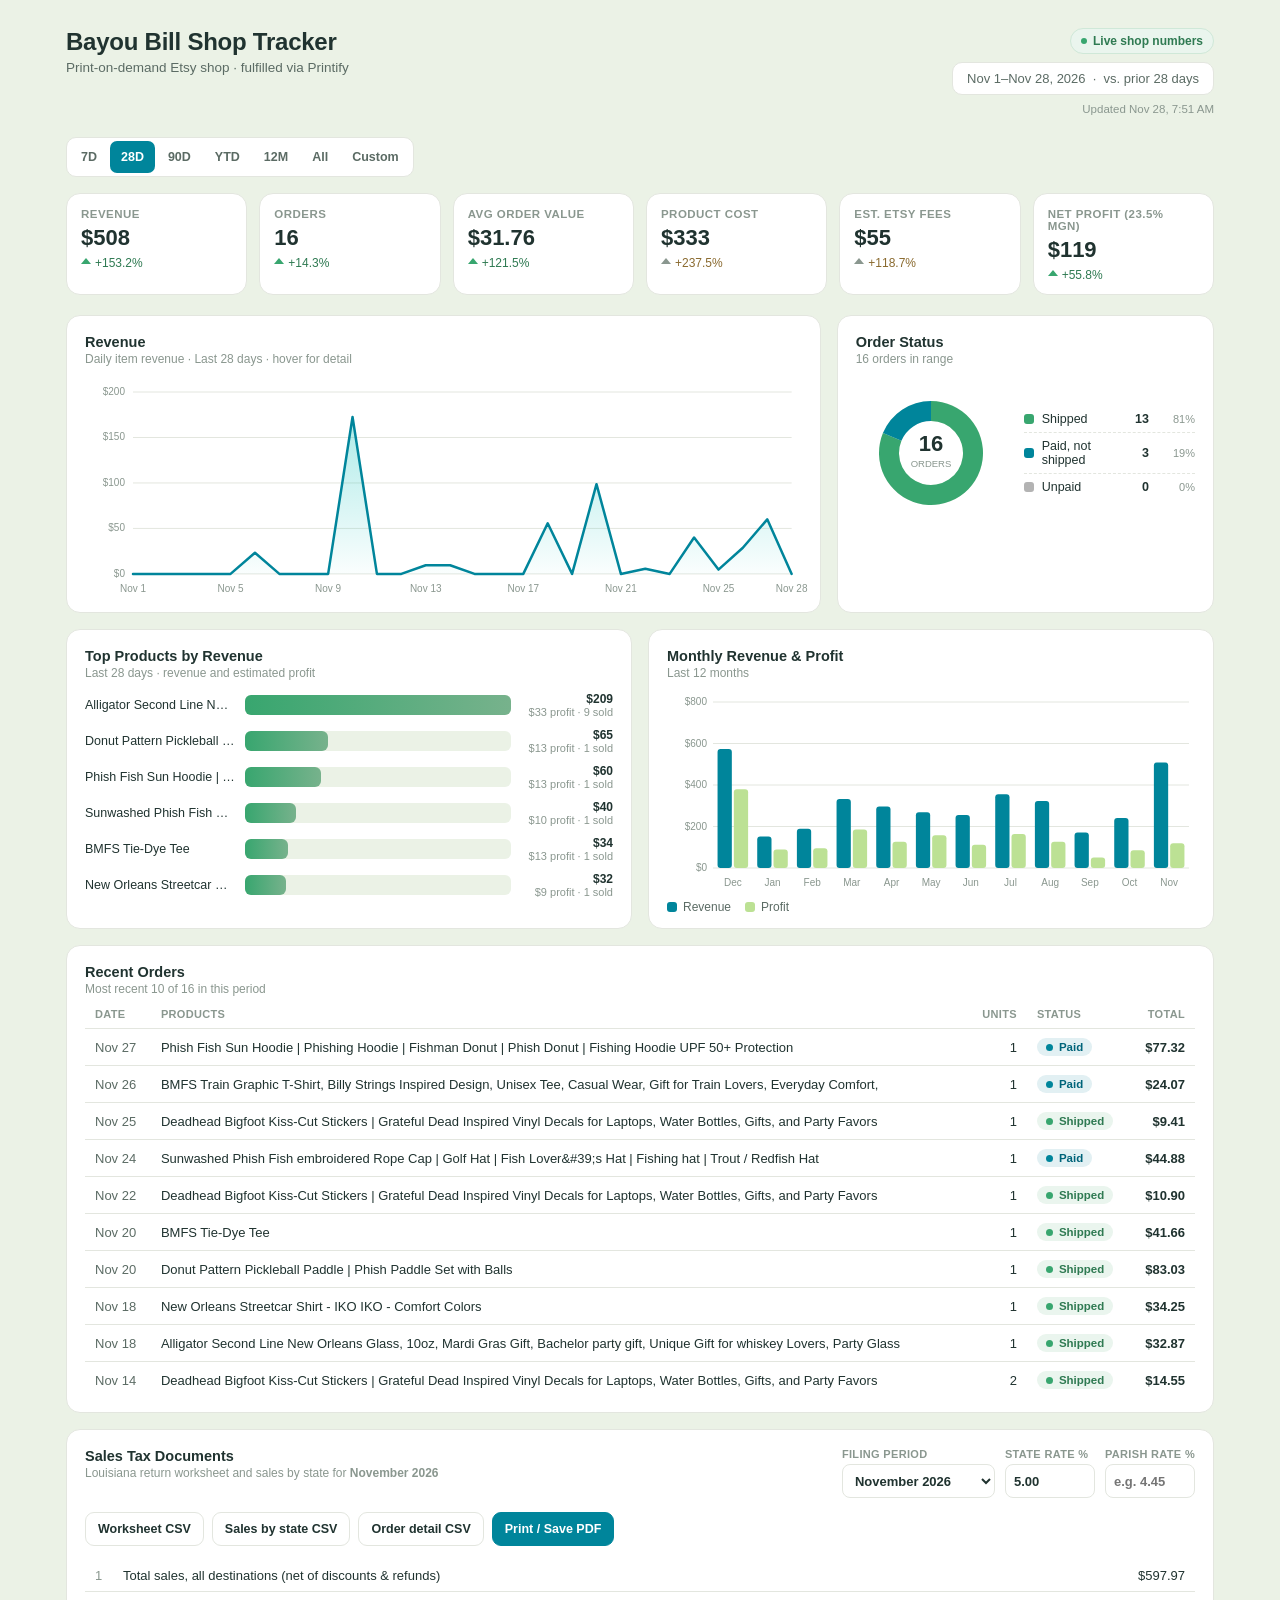
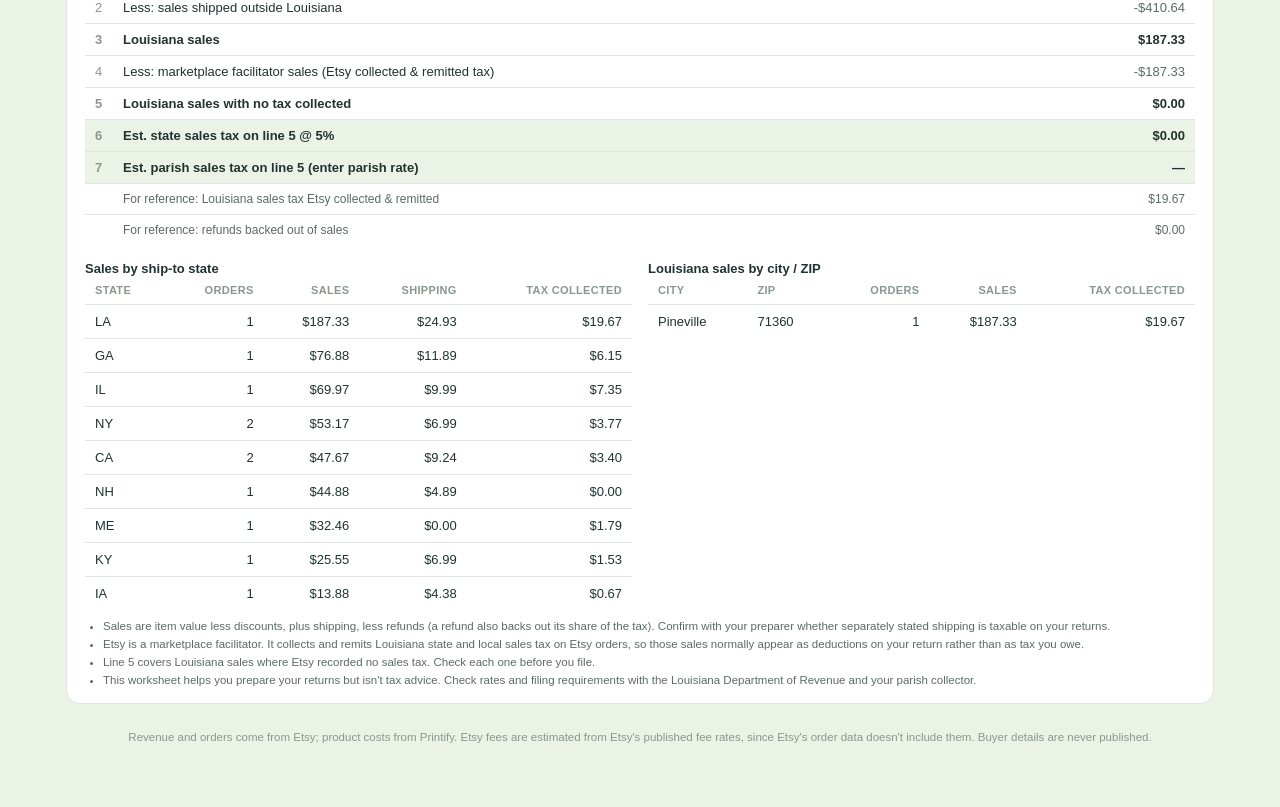
<file: index.html>
<!DOCTYPE html>
<html lang="en">
<head>
<meta charset="UTF-8">
<meta name="viewport" content="width=device-width, initial-scale=1.0">
<title>Bayou Bill Shop Tracker</title>
<meta name="description" content="Live sales, cost and profit numbers for the Bayou Bill Etsy shop.">
<link rel="icon" href="data:image/svg+xml,%3Csvg xmlns='http://www.w3.org/2000/svg' viewBox='0 0 32 32'%3E%3Crect width='32' height='32' rx='8' fill='%2300859b'/%3E%3Cpath d='M7 22l6-7 5 4 7-9' stroke='%23bce194' stroke-width='3' fill='none' stroke-linecap='round' stroke-linejoin='round'/%3E%3C/svg%3E">
<style>
  :root{
    --sage:#77b28c;
    --dteal:#00859b;
    --cteal:#00bfb8;
    --mgreen:#38a66f;
    --lygreen:#bce194;
    --pteal:#cce7eb;
    --owgreen:#ebf2e6;
    --cream:#f8ecdb;
    --lgray:#d9d9d6;
    --mgray:#b3b3b3;

    --ink:#203330;
    --ink-muted:#5b6b64;
    --ink-faint:#8a978f;
    --card:#ffffff;
    --border:#e3e6df;
  }
  *{box-sizing:border-box;}
  html,body{margin:0;padding:0;}
  body{
    background:var(--owgreen);
    color:var(--ink);
    font-family:-apple-system,BlinkMacSystemFont,"Segoe UI",Roboto,Helvetica,Arial,sans-serif;
    -webkit-font-smoothing:antialiased;
  }
  .wrap{max-width:1180px;margin:0 auto;padding:28px 16px 60px;}

  /* header */
  .header{display:flex;align-items:flex-start;justify-content:space-between;gap:16px;flex-wrap:wrap;margin-bottom:22px;}
  .header h1{font-size:24px;margin:0 0 4px;letter-spacing:-0.01em;}
  .header .sub{color:var(--ink-muted);font-size:13.5px;}
  .header-right{display:flex;flex-direction:column;align-items:flex-end;gap:8px;}
  @media (max-width:600px){ .header-right{align-items:flex-start;} }
  .live-badge{
    display:inline-flex;align-items:center;gap:6px;
    background:#eaf5ee;border:1px solid #cfe8d8;color:#2f7a52;
    font-size:12px;font-weight:600;padding:5px 10px;border-radius:999px;white-space:nowrap;
  }
  .live-badge .dot{width:6px;height:6px;border-radius:50%;background:var(--mgreen);}
  .range-pill{
    background:var(--card);border:1px solid var(--border);border-radius:10px;
    padding:8px 14px;font-size:13px;color:var(--ink-muted);
  }
  .range-pill strong{color:var(--ink);font-weight:600;}
  .updated{font-size:11.5px;color:var(--ink-faint);}

  /* period picker */
  .controls{display:flex;align-items:center;gap:10px;flex-wrap:wrap;margin-bottom:16px;}
  .seg{display:inline-flex;background:var(--card);border:1px solid var(--border);border-radius:10px;padding:3px;gap:2px;flex-wrap:wrap;}
  .seg button{
    font:inherit;font-size:12.5px;font-weight:600;color:var(--ink-muted);background:none;border:0;
    padding:6px 11px;border-radius:7px;cursor:pointer;min-height:32px;
  }
  .seg button:hover{color:var(--ink);background:var(--owgreen);}
  .seg button[aria-pressed="true"]{background:var(--dteal);color:#fff;}
  .seg button:focus-visible,.custom input:focus-visible{outline:2px solid var(--cteal);outline-offset:1px;}
  .custom{display:none;align-items:center;gap:6px;font-size:12.5px;color:var(--ink-muted);flex-wrap:wrap;}
  .custom.show{display:inline-flex;}
  .custom input{
    font:inherit;font-size:12.5px;color:var(--ink);background:var(--card);
    border:1px solid var(--border);border-radius:8px;padding:6px 8px;min-height:32px;
  }
  .custom .err{color:#8a6a2f;}

  /* kpi row */
  .kpi-grid{display:grid;grid-template-columns:repeat(6,1fr);gap:12px;margin-bottom:20px;}
  @media (max-width:980px){ .kpi-grid{grid-template-columns:repeat(3,1fr);} }
  @media (max-width:600px){ .kpi-grid{grid-template-columns:repeat(2,1fr);} }
  .kpi{background:var(--card);border:1px solid var(--border);border-radius:14px;padding:14px 14px 12px;}
  .kpi .label{font-size:11.5px;text-transform:uppercase;letter-spacing:.04em;color:var(--ink-faint);font-weight:600;margin-bottom:6px;}
  .kpi .value{font-size:22px;font-weight:700;color:var(--ink);line-height:1.1;font-variant-numeric:tabular-nums;}
  .kpi .delta{margin-top:6px;font-size:12px;color:var(--ink-muted);display:flex;align-items:center;gap:4px;}
  .kpi .delta svg{width:10px;height:10px;fill:var(--ink-faint);}
  .kpi .delta.good svg{fill:var(--mgreen);}
  .kpi .delta.good span{color:#2f7a52;}
  .kpi .delta.bad span{color:#8a6a2f;}

  /* card layout */
  .row{display:grid;grid-template-columns:2fr 1fr;gap:16px;margin-bottom:16px;}
  .row2{display:grid;grid-template-columns:1fr 1fr;gap:16px;margin-bottom:16px;}
  @media (max-width:900px){ .row,.row2{grid-template-columns:1fr;} }
  .card{background:var(--card);border:1px solid var(--border);border-radius:14px;padding:18px 18px 14px;position:relative;min-width:0;}
  .card h3{margin:0 0 2px;font-size:14.5px;font-weight:700;color:var(--ink);}
  .card .card-sub{font-size:12px;color:var(--ink-faint);margin-bottom:12px;}
  .empty{font-size:13px;color:var(--ink-faint);padding:20px 0;text-align:center;}

  /* svg charts */
  .chart-wrap{position:relative;}
  .chart-wrap svg{width:100%;height:auto;display:block;overflow:visible;}
  .gridline{stroke:var(--border);stroke-width:1;}
  .axis-label{fill:var(--ink-faint);font-size:10px;font-family:inherit;}
  .rev-line{fill:none;stroke:var(--dteal);stroke-width:2.5;stroke-linecap:round;stroke-linejoin:round;}
  .hover-dot{fill:var(--dteal);stroke:#fff;stroke-width:2;opacity:0;}
  .crosshair{stroke:var(--mgray);stroke-width:1;stroke-dasharray:3,3;opacity:0;}
  .m-rev{fill:var(--dteal);}
  .m-profit{fill:var(--lygreen);}
  .m-group:hover .m-rev{fill:var(--cteal);}
  .m-group:hover .m-profit{fill:var(--mgreen);}
  .key{display:flex;gap:14px;font-size:12px;color:var(--ink-muted);margin-top:8px;}
  .key span{display:inline-flex;align-items:center;gap:6px;}
  .key i{width:10px;height:10px;border-radius:3px;display:inline-block;}
  .tooltip{
    position:absolute;pointer-events:none;background:var(--ink);color:#fff;font-size:11.5px;
    padding:7px 10px;border-radius:8px;line-height:1.4;opacity:0;transform:translate(-50%,-100%);
    white-space:nowrap;z-index:5;transition:opacity .08s ease;
  }
  .tooltip b{font-weight:700;}
  .tooltip .t-label{color:var(--pteal);font-weight:600;}

  /* bar chart (products) */
  .bar-row{display:flex;align-items:center;gap:10px;margin-bottom:10px;}
  .bar-row:last-child{margin-bottom:0;}
  .bar-name{width:150px;flex:0 0 150px;font-size:12.5px;color:var(--ink);overflow:hidden;text-overflow:ellipsis;white-space:nowrap;}
  @media (max-width:600px){ .bar-name{width:110px;flex-basis:110px;} }
  .bar-track{flex:1;background:var(--owgreen);border-radius:6px;height:20px;min-width:0;}
  .bar-fill{height:100%;border-radius:6px;background:linear-gradient(90deg,var(--mgreen),var(--sage));min-width:2px;}
  .bar-value{font-size:12px;font-weight:700;color:var(--ink);white-space:nowrap;text-align:right;min-width:92px;}
  .bar-value small{display:block;font-weight:500;color:var(--ink-faint);font-size:11px;}

  /* donut */
  .donut-wrap{display:flex;align-items:center;gap:18px;flex-wrap:wrap;}
  #donutChart{flex:0 0 150px;width:150px;height:150px;}
  .donut-center-num{font-size:22px;font-weight:700;fill:var(--ink);}
  .donut-center-lbl{font-size:9.5px;fill:var(--ink-faint);}
  .legend{flex:1;min-width:160px;}
  .legend-item{display:flex;align-items:center;gap:8px;font-size:12.5px;padding:6px 0;border-bottom:1px dashed var(--border);}
  .legend-item:last-child{border-bottom:none;}
  .legend-swatch{width:10px;height:10px;border-radius:3px;flex:0 0 10px;}
  .legend-label{flex:1;color:var(--ink);}
  .legend-count{font-weight:700;color:var(--ink);}
  .legend-pct{color:var(--ink-faint);font-size:11px;width:38px;text-align:right;}

  /* orders table */
  .table-scroll{overflow-x:auto;}
  table{width:100%;border-collapse:collapse;font-size:13px;}
  th{text-align:left;font-size:11px;text-transform:uppercase;letter-spacing:.03em;color:var(--ink-faint);font-weight:600;padding:0 10px 8px;border-bottom:1px solid var(--border);white-space:nowrap;}
  td{padding:9px 10px;border-bottom:1px solid var(--border);color:var(--ink);}
  tr:last-child td{border-bottom:none;}
  td.date{color:var(--ink-muted);white-space:nowrap;font-variant-numeric:tabular-nums;}
  .num{text-align:right;font-variant-numeric:tabular-nums;}
  @media (max-width:600px){ .col-units{display:none;} th,td{padding-left:6px;padding-right:6px;} td.date{white-space:normal;} .status-badge{padding:3px 7px;gap:4px;} }
  .amt{font-weight:700;}
  .status-badge{display:inline-flex;align-items:center;gap:6px;font-size:11.5px;font-weight:600;padding:3px 9px;border-radius:999px;white-space:nowrap;}
  .status-dot{width:7px;height:7px;border-radius:50%;flex:0 0 7px;}
  .status-shipped{background:#eaf5ee;color:#2f7a52;}
  .status-shipped .status-dot{background:var(--mgreen);}
  .status-paid{background:#e2f0f3;color:#00647a;}
  .status-paid .status-dot{background:var(--dteal);}
  .status-unpaid{background:#f0f0ef;color:#6b6b68;}
  .status-unpaid .status-dot{background:var(--mgray);}

  .note{
    background:var(--cream);border:1px solid #ecd9b8;color:#7a5a23;border-radius:10px;
    padding:10px 14px;font-size:12.5px;margin-bottom:16px;
  }
  .foot-note{margin-top:24px;font-size:11.5px;color:var(--ink-faint);text-align:center;line-height:1.6;}
  .error{background:var(--card);border:1px solid var(--border);border-radius:14px;padding:28px;text-align:center;color:var(--ink-muted);}

  /* sales tax */
  #taxCard{margin-top:16px;}
  .tax-head{display:flex;justify-content:space-between;align-items:flex-start;gap:12px;flex-wrap:wrap;margin-bottom:14px;}
  .tax-controls{display:flex;align-items:flex-end;gap:10px;flex-wrap:wrap;}
  .tax-controls label{display:flex;flex-direction:column;gap:4px;font-size:11px;font-weight:600;text-transform:uppercase;letter-spacing:.03em;color:var(--ink-faint);}
  .tax-controls select,.tax-controls input{
    font:inherit;font-size:13px;color:var(--ink);background:var(--card);
    border:1px solid var(--border);border-radius:8px;padding:6px 8px;min-height:34px;
  }
  .tax-controls input{width:90px;}
  .tax-actions{display:flex;gap:8px;flex-wrap:wrap;margin-bottom:14px;}
  .btn{
    font:inherit;font-size:12.5px;font-weight:600;border-radius:9px;padding:7px 12px;min-height:34px;cursor:pointer;
    border:1px solid var(--border);background:var(--card);color:var(--ink);
  }
  .btn:hover{background:var(--owgreen);}
  .btn.primary{background:var(--dteal);border-color:var(--dteal);color:#fff;}
  .btn.primary:hover{background:#007386;}
  .btn:focus-visible,.tax-controls select:focus-visible,.tax-controls input:focus-visible{outline:2px solid var(--cteal);outline-offset:1px;}
  .ws td{padding:8px 10px;}
  .ws .ln{width:28px;color:var(--ink-faint);font-variant-numeric:tabular-nums;}
  .ws tr.total td{font-weight:700;border-top:1px solid var(--ink-faint);}
  .ws tr.due td{font-weight:700;background:var(--owgreen);}
  .ws tr.ref td{color:var(--ink-muted);font-size:12px;}
  .ws tr.sub td.num{color:var(--ink-muted);}
  .tax-grid{display:grid;grid-template-columns:1fr 1fr;gap:16px;margin-top:16px;}
  @media (max-width:900px){ .tax-grid{grid-template-columns:1fr;} }
  .tax-grid h4{margin:0 0 8px;font-size:13px;}
  @media (max-width:600px){ .col-phone-hide{display:none;} }
  .tax-scroll{max-height:320px;overflow:auto;}
  .tax-flag{margin-top:12px;font-size:12.5px;background:var(--cream);border:1px solid #ecd9b8;color:#7a5a22;border-radius:8px;padding:9px 11px;}
  .tax-notes{margin:14px 0 0;font-size:11.5px;color:var(--ink-muted);line-height:1.55;padding-left:18px;}
  @media print{
    body{background:#fff;}
    body.print-tax .wrap > :not(#taxCard){display:none !important;}
    body.print-tax #taxCard{margin:0;border:none;padding:0;}
    .no-print{display:none !important;}
    .tax-scroll{max-height:none;overflow:visible;}
  }
</style>
</head>
<body>
<div class="wrap">

  <div class="header">
    <div>
      <h1>Bayou Bill Shop Tracker</h1>
      <div class="sub">Print-on-demand Etsy shop &middot; fulfilled via Printify</div>
    </div>
    <div class="header-right">
      <span class="live-badge"><span class="dot"></span>Live shop numbers</span>
      <div class="range-pill" id="rangePill">Loading&hellip;</div>
      <div class="updated" id="updated"></div>
    </div>
  </div>

  <div class="controls" id="controls" hidden>
    <div class="seg" role="group" aria-label="Time period" id="presets">
      <button type="button" data-p="7d">7D</button>
      <button type="button" data-p="28d">28D</button>
      <button type="button" data-p="90d">90D</button>
      <button type="button" data-p="ytd">YTD</button>
      <button type="button" data-p="12m">12M</button>
      <button type="button" data-p="all">All</button>
      <button type="button" data-p="custom">Custom</button>
    </div>
    <div class="custom" id="custom">
      <label>From <input type="date" id="from"></label>
      <label>to <input type="date" id="to"></label>
      <span class="err" id="customErr" role="status"></span>
    </div>
  </div>

  <div id="app"></div>

  <div class="card" id="taxCard" hidden>
    <div class="tax-head">
      <div>
        <h3>Sales Tax Documents</h3>
        <div class="card-sub" style="margin-bottom:0;">Louisiana return worksheet and sales by state for <strong id="taxLabel"></strong></div>
      </div>
      <div class="tax-controls no-print">
        <label>Filing period<select id="taxPeriod"></select></label>
        <label>State rate %<input type="number" id="taxStateRate" step="0.01" min="0" value="5.00" inputmode="decimal"></label>
        <label>Parish rate %<input type="number" id="taxLocalRate" step="0.01" min="0" placeholder="e.g. 4.45" inputmode="decimal"></label>
      </div>
    </div>
    <div class="tax-actions no-print">
      <button class="btn" type="button" id="dlWorksheet">Worksheet CSV</button>
      <button class="btn" type="button" id="dlStates">Sales by state CSV</button>
      <button class="btn" type="button" id="dlOrders">Order detail CSV</button>
      <button class="btn primary" type="button" id="printTax">Print / Save PDF</button>
    </div>
    <div class="table-scroll"><table class="ws"><tbody id="taxWorksheet"></tbody></table></div>
    <div id="taxFlag"></div>
    <div class="tax-grid">
      <div>
        <h4>Sales by ship-to state</h4>
        <div class="tax-scroll"><table>
          <thead><tr><th>State</th><th class="num">Orders</th><th class="num">Sales</th><th class="num col-phone-hide">Shipping</th><th class="num">Tax collected</th></tr></thead>
          <tbody id="taxStates"></tbody>
        </table></div>
      </div>
      <div>
        <h4>Louisiana sales by city / ZIP</h4>
        <div class="tax-scroll"><table>
          <thead><tr><th>City</th><th>ZIP</th><th class="num col-phone-hide">Orders</th><th class="num">Sales</th><th class="num">Tax collected</th></tr></thead>
          <tbody id="taxPlaces"></tbody>
        </table></div>
      </div>
    </div>
    <ul class="tax-notes">
      <li>Sales are item value less discounts, plus shipping, less refunds (a refund also backs out its share of the tax). Confirm with your preparer whether separately stated shipping is taxable on your returns.</li>
      <li>Etsy is a marketplace facilitator. It collects and remits Louisiana state and local sales tax on Etsy orders, so those sales normally appear as deductions on your return rather than as tax you owe.</li>
      <li>Line 5 covers Louisiana sales where Etsy recorded no sales tax. Check each one before you file.</li>
      <li>This worksheet helps you prepare your returns but isn't tax advice. Check rates and filing requirements with the Louisiana Department of Revenue and your parish collector.</li>
    </ul>
  </div>

  <div class="foot-note">
    Revenue and orders come from Etsy; product costs from Printify. Etsy fees are
    estimated from Etsy's published fee rates, since Etsy's order data doesn't include
    them. Buyer details are never published.
  </div>
</div>

<script src="tax.js"></script>
<script>
const esc = s => String(s ?? '').replace(/[&<>"']/g, c => ({'&':'&amp;','<':'&lt;','>':'&gt;','"':'&quot;',"'":'&#39;'}[c]));
let CUR = 'USD';
const money = (n, dp) => new Intl.NumberFormat('en-US', {style:'currency', currency:CUR,
  minimumFractionDigits: dp ?? 2, maximumFractionDigits: dp ?? 2}).format(n || 0);
const money0 = n => money(n, 0);
const parseDay = s => new Date(s + 'T00:00:00Z');
const fmtDay = (s, opts) => parseDay(s).toLocaleDateString('en-US', {timeZone:'UTC', ...opts});

function delta(cur, prior, {higherIsGood = true, unit = '%'} = {}){
  if (unit === 'pt'){
    const d = cur - prior;
    return {text: `${d >= 0 ? '+' : ''}${d.toFixed(1)}pt`, dir: d, good: higherIsGood ? d >= 0 : d <= 0};
  }
  if (!prior) return {text: cur ? 'no prior data' : 'no change', dir: 0, good: true, none: true};
  const pct = (cur - prior) / Math.abs(prior) * 100;
  return {text: `${pct >= 0 ? '+' : ''}${pct.toFixed(1)}%`, dir: pct, good: higherIsGood ? pct >= 0 : pct <= 0};
}

function renderKpis(k){
  const tiles = [
    {label:'Revenue', value: money0(k.revenue.value), d: delta(k.revenue.value, k.revenue.prior)},
    {label:'Orders', value: k.orders.value.toLocaleString(), d: delta(k.orders.value, k.orders.prior)},
    {label:'Avg Order Value', value: money(k.avg_order_value.value), d: delta(k.avg_order_value.value, k.avg_order_value.prior)},
    {label:'Product Cost', value: money0(k.product_cost.value), d: delta(k.product_cost.value, k.product_cost.prior, {higherIsGood:false})},
    {label:'Est. Etsy Fees', value: money0(k.fees.value), d: delta(k.fees.value, k.fees.prior, {higherIsGood:false})},
    {label:`Net Profit (${k.margin.value.toFixed(1)}% mgn)`, value: money0(k.profit.value), d: delta(k.profit.value, k.profit.prior)},
  ];
  return `<div class="kpi-grid">${tiles.map(t => {
    const arrow = t.d.dir >= 0 ? '<path d="M5 0L10 6H0Z"/>' : '<path d="M5 10L0 4H10Z"/>';
    const cls = t.d.none ? '' : (t.d.good ? 'good' : 'bad');
    const icon = t.d.none ? '' : `<svg viewBox="0 0 10 10">${arrow}</svg>`;
    return `<div class="kpi">
      <div class="label">${esc(t.label)}</div>
      <div class="value">${esc(t.value)}</div>
      <div class="delta ${cls}">${icon}<span>${esc(t.d.text)}</span></div>
    </div>`;
  }).join('')}</div>`;
}

function renderLayout(v){
  const f = v.fulfillment;
  const nOrders = f.shipped + f.paid + f.unpaid;
  const note = v.unmapped_units
    ? `<div class="note">${v.unmapped_units} unit${v.unmapped_units === 1 ? '' : 's'} sold in this period
       ${v.unmapped_units === 1 ? 'has' : 'have'} no product cost on file yet, so profit is slightly overstated.</div>`
    : '';
  return `
    ${renderKpis(v.kpis)}
    ${note}
    <div class="row">
      <div class="card">
        <h3>Revenue</h3>
        <div class="card-sub">${v.weekly ? 'Weekly' : 'Daily'} item revenue &middot; ${esc(v.label)} &middot; hover for detail</div>
        <div class="chart-wrap"><svg id="lineChart" viewBox="0 0 700 220" role="img" aria-label="Daily revenue chart"></svg><div class="tooltip" id="lineTooltip"></div></div>
      </div>
      <div class="card">
        <h3>Order Status</h3>
        <div class="card-sub">${nOrders} order${nOrders === 1 ? '' : 's'} in range</div>
        <div class="donut-wrap"><svg id="donutChart" viewBox="0 0 150 150" role="img" aria-label="Order status"></svg><div class="legend" id="donutLegend"></div></div>
      </div>
    </div>
    <div class="row2">
      <div class="card">
        <h3>Top Products by Revenue</h3>
        <div class="card-sub">${esc(v.label)} &middot; revenue and estimated profit</div>
        <div id="barChart"></div>
      </div>
      <div class="card">
        <h3>Monthly Revenue &amp; Profit</h3>
        <div class="card-sub">${esc(v.monthLabel)}</div>
        <div class="chart-wrap"><svg id="monthChart" viewBox="0 0 420 200" role="img" aria-label="Monthly revenue and profit"></svg><div class="tooltip" id="monthTooltip"></div></div>
        <div class="key"><span><i style="background:var(--dteal)"></i>Revenue</span><span><i style="background:var(--lygreen)"></i>Profit</span></div>
      </div>
    </div>
    <div class="card">
      <h3>Recent Orders</h3>
      <div class="card-sub">${v.orders.length ? `Most recent ${v.orders.length} of ${v.orderCount} in this period` : 'None in this period'}</div>
      <div class="table-scroll"><table>
        <thead><tr><th>Date</th><th>Products</th><th class="num col-units">Units</th><th>Status</th><th class="num">Total</th></tr></thead>
        <tbody id="ordersBody"></tbody>
      </table></div>
    </div>`;
}

// Round an axis max up so its 4 gridlines land on 1/2/2.5/5 x 10^n steps.
function niceMax(v){
  const raw = Math.max(v, 1) / 4, mag = 10 ** Math.floor(Math.log10(raw));
  const step = [1, 2, 2.5, 5, 10].map(m => m * mag).find(x => x >= raw);
  return step * 4;
}
// Size the SVG coordinate space to its rendered width so text stays 10px.
const widthOf = svg => Math.max(300, Math.round(svg.parentElement.clientWidth));

function renderLine(days){
  const svg = document.getElementById('lineChart');
  const tooltip = document.getElementById('lineTooltip');
  const vals = days.map(x => x.revenue);
  const W=widthOf(svg),H=220,padL=48,padR=10,padT=14,padB=24;
  const plotW=W-padL-padR, plotH=H-padT-padB;
  const max = niceMax(Math.max(...vals));
  const xFor = i => padL + (vals.length > 1 ? i/(vals.length-1) : 0.5)*plotW;
  const yFor = v => padT + plotH - (v/max)*plotH;
  let h = `<defs><linearGradient id="revGradient" x1="0" y1="0" x2="0" y2="1">
      <stop offset="0%" stop-color="#00bfb8" stop-opacity="0.32"/><stop offset="100%" stop-color="#00bfb8" stop-opacity="0.02"/></linearGradient></defs>`;
  for (let s=0; s<=4; s++){
    const v = max*s/4, y = yFor(v);
    h += `<line class="gridline" x1="${padL}" y1="${y}" x2="${W-padR}" y2="${y}"/>`;
    h += `<text class="axis-label" x="${padL-8}" y="${y+3}" text-anchor="end">${money0(v)}</text>`;
  }
  const every = Math.max(1, Math.ceil(days.length / Math.max(2, Math.floor(plotW / 72))));
  days.forEach((x,i) => {
    if (i % every === 0 || (i === days.length-1 && days.length - 1 - i < every && W > 480 && (days.length-1) % every > every/2))
      h += `<text class="axis-label" x="${xFor(i)}" y="${H-6}" text-anchor="middle">${fmtDay(x.date,{month:'short',day:'numeric'})}</text>`;
  });
  let area = `M ${xFor(0)} ${yFor(0)} `, line = '';
  vals.forEach((v,i) => { area += `L ${xFor(i)} ${yFor(v)} `; line += `${i?'L':'M'} ${xFor(i)} ${yFor(v)} `; });
  area += `L ${xFor(vals.length-1)} ${yFor(0)} Z`;
  h += `<path d="${area}" fill="url(#revGradient)"/><path class="rev-line" d="${line}"/>`;
  h += `<line class="crosshair" id="lcCross" x1="0" y1="${padT}" x2="0" y2="${H-padB}"/><circle class="hover-dot" id="lcDot" r="4.5"/>`;
  h += `<rect id="lcCapture" x="${padL}" y="${padT}" width="${plotW}" height="${plotH}" fill="transparent"/>`;
  svg.setAttribute('viewBox', `0 0 ${W} ${H}`);
  svg.innerHTML = h;

  const cross = document.getElementById('lcCross'), dot = document.getElementById('lcDot');
  const capture = document.getElementById('lcCapture');
  capture.addEventListener('mousemove', e => {
    const rect = svg.getBoundingClientRect();
    let i = Math.round(((((e.clientX-rect.left)/rect.width)*W - padL)/plotW)*(vals.length-1));
    i = Math.max(0, Math.min(vals.length-1, i));
    const x = xFor(i), y = yFor(vals[i]);
    cross.setAttribute('x1',x); cross.setAttribute('x2',x); cross.style.opacity = 1;
    dot.setAttribute('cx',x); dot.setAttribute('cy',y); dot.style.opacity = 1;
    tooltip.style.left = (x*rect.width/W)+'px'; tooltip.style.top = (y*rect.height/H - 10)+'px'; tooltip.style.opacity = 1;
    const when = days[i].week
      ? 'Week of ' + fmtDay(days[i].date,{month:'short',day:'numeric',year:'numeric'})
      : fmtDay(days[i].date,{weekday:'short',month:'short',day:'numeric',year:'numeric'});
    tooltip.innerHTML = `<span class="t-label">${when}</span><br><b>${money(vals[i])}</b> revenue`;
  });
  capture.addEventListener('mouseleave', () => { cross.style.opacity = 0; dot.style.opacity = 0; tooltip.style.opacity = 0; });
}

function renderDonut(f){
  const svg = document.getElementById('donutChart');
  const legend = document.getElementById('donutLegend');
  const segs = [
    {label:'Shipped', count:f.shipped, hex:'#38a66f'},
    {label:'Paid, not shipped', count:f.paid, hex:'#00859b'},
    {label:'Unpaid', count:f.unpaid, hex:'#b3b3b3'},
  ];
  const total = segs.reduce((a,s) => a+s.count, 0);
  const cx=75, cy=75, r=52, ri=32, rad = d => d*Math.PI/180;
  let h = `<circle cx="${cx}" cy="${cy}" r="${(r+ri)/2}" fill="none" stroke="#ebf2e6" stroke-width="${r-ri}"/>`;
  let angle = -90;
  segs.filter(s => s.count).forEach(s => {
    const sweep = Math.min(s.count/total*360, 359.99), a0 = angle, a1 = angle + sweep;
    const pt = (rr,a) => `${cx + rr*Math.cos(rad(a))} ${cy + rr*Math.sin(rad(a))}`;
    const large = sweep > 180 ? 1 : 0;
    h += `<path d="M ${pt(r,a0)} A ${r} ${r} 0 ${large} 1 ${pt(r,a1)} L ${pt(ri,a1)} A ${ri} ${ri} 0 ${large} 0 ${pt(ri,a0)} Z" fill="${s.hex}"><title>${s.label}: ${s.count}</title></path>`;
    angle = a1;
  });
  h += `<text class="donut-center-num" x="${cx}" y="${cy-2}" text-anchor="middle">${total}</text>`;
  h += `<text class="donut-center-lbl" x="${cx}" y="${cy+14}" text-anchor="middle">ORDERS</text>`;
  svg.innerHTML = h;
  legend.innerHTML = segs.map(s => `<div class="legend-item">
      <span class="legend-swatch" style="background:${s.hex}"></span>
      <span class="legend-label">${s.label}</span>
      <span class="legend-count">${s.count}</span>
      <span class="legend-pct">${total ? Math.round(s.count/total*100) : 0}%</span></div>`).join('');
}

function renderProducts(products){
  const el = document.getElementById('barChart');
  if (!products.length){ el.innerHTML = '<div class="empty">No sales in this period yet.</div>'; return; }
  const max = Math.max(...products.map(p => p.revenue)) || 1;
  el.innerHTML = products.map(p => `<div class="bar-row">
      <div class="bar-name" title="${esc(p.name)}">${esc(p.name)}</div>
      <div class="bar-track"><div class="bar-fill" style="width:${(p.revenue/max)*100}%"></div></div>
      <div class="bar-value">${money0(p.revenue)}<small>${money0(p.profit)} profit &middot; ${p.units} sold</small></div>
    </div>`).join('');
}

function renderMonthly(months){
  const svg = document.getElementById('monthChart');
  const tooltip = document.getElementById('monthTooltip');
  if (!months.length){ svg.outerHTML = '<div class="empty">No monthly history yet.</div>'; return; }
  const W=widthOf(svg),H=200,padL=46,padR=6,padT=10,padB=24;
  const plotW=W-padL-padR, plotH=H-padT-padB;
  const lo = Math.min(0, ...months.map(m => m.profit));
  const hi = niceMax(Math.max(...months.map(m => m.revenue)));
  const yFor = v => padT + plotH - ((v-lo)/(hi-lo))*plotH;
  const slot = plotW / months.length, bw = Math.min(16, slot*0.36);
  let h = '';
  for (let s=0; s<=4; s++){
    const v = lo + (hi-lo)*s/4, y = yFor(v);
    h += `<line class="gridline" x1="${padL}" y1="${y}" x2="${W-padR}" y2="${y}"/>`;
    h += `<text class="axis-label" x="${padL-6}" y="${y+3}" text-anchor="end">${money0(v)}</text>`;
  }
  const every = Math.ceil(months.length / Math.floor((W - padL) / 34));
  months.forEach((m,i) => {
    const x = padL + slot*i + slot/2, y0 = yFor(0);
    const bar = (v, dx, cls) => {
      const y = yFor(Math.max(v,0)), hgt = Math.abs(yFor(v) - y0);
      return `<rect class="${cls}" x="${x+dx}" y="${v >= 0 ? y : y0}" width="${bw}" height="${Math.max(hgt, 0.5)}" rx="3"/>`;
    };
    h += `<g class="m-group" data-i="${i}">${bar(m.revenue, -bw-1, 'm-rev')}${bar(m.profit, 1, 'm-profit')}
          <rect x="${padL + slot*i}" y="${padT}" width="${slot}" height="${plotH}" fill="transparent"/></g>`;
    if (i % every === 0 || i === months.length-1)
      h += `<text class="axis-label" x="${x}" y="${H-6}" text-anchor="middle">${fmtDay(m.month+'-01', months.length > 12 ? {month:'short',year:'2-digit'} : {month:'short'})}</text>`;
  });
  svg.setAttribute('viewBox', `0 0 ${W} ${H}`);
  svg.innerHTML = h;
  svg.querySelectorAll('.m-group').forEach(g => {
    g.addEventListener('mousemove', e => {
      const m = months[+g.dataset.i], rect = svg.parentElement.getBoundingClientRect();
      tooltip.style.left = (e.clientX-rect.left)+'px'; tooltip.style.top = (e.clientY-rect.top-10)+'px'; tooltip.style.opacity = 1;
      tooltip.innerHTML = `<span class="t-label">${fmtDay(m.month+'-01',{month:'long',year:'numeric'})}</span><br><b>${money0(m.revenue)}</b> revenue &middot; <b>${money0(m.profit)}</b> profit`;
    });
    g.addEventListener('mouseleave', () => { tooltip.style.opacity = 0; });
  });
}

function renderOrders(orders){
  const meta = {shipped:['status-shipped','Shipped'], paid:['status-paid','Paid'], unpaid:['status-unpaid','Unpaid']};
  const body = document.getElementById('ordersBody');
  body.innerHTML = orders.map(o => {
    const [cls, label] = meta[o.status] || meta.unpaid;
    return `<tr>
      <td class="date">${o.date ? fmtDay(o.date,{month:'short',day:'numeric'}) : ''}</td>
      <td>${esc(o.products)}</td>
      <td class="num col-units">${o.units}</td>
      <td><span class="status-badge ${cls}"><span class="status-dot"></span>${label}</span></td>
      <td class="num amt">${money(o.amount)}</td></tr>`;
  }).join('') || '<tr><td colspan="5" class="empty">No orders yet.</td></tr>';
}

// ---- time period -----------------------------------------------------------
const DAY = 864e5;
const iso = t => new Date(t).toISOString().slice(0, 10);
const addDays = (s, n) => iso(parseDay(s).getTime() + n * DAY);
const spanDays = (a, b) => Math.round((parseDay(b) - parseDay(a)) / DAY) + 1;

function presetRange(p, first, last){
  switch (p){
    case '7d':  return [addDays(last, -6), last];
    case '90d': return [addDays(last, -89), last];
    case 'ytd': return [last.slice(0, 4) + '-01-01', last];
    case '12m': return [addDays(last, -364), last];
    case 'all': return [first, last];
    default:    return [addDays(last, -27), last];   // 28d
  }
}
const PRESET_LABEL = {'7d':'Last 7 days','28d':'Last 28 days','90d':'Last 90 days','ytd':'Year to date','12m':'Last 12 months','all':'All time'};

function fmtRange(a, b){
  const sameYear = a.slice(0, 4) === b.slice(0, 4);
  return `${fmtDay(a, sameYear ? {month:'short',day:'numeric'} : {month:'short',day:'numeric',year:'numeric'})}–${fmtDay(b,{month:'short',day:'numeric',year:'numeric'})}`;
}

// Totals for [from, to] from the published per-day history.
function totals(h, from, to){
  const t = {revenue:0, cost:0, fees:0, orders:0, units:0, unmapped_units:0, shipped:0, paid:0, unpaid:0};
  for (const d of h.days) if (d.date >= from && d.date <= to) for (const k in t) t[k] += d[k] || 0;
  t.profit = t.revenue - t.cost - t.fees;
  t.margin = t.revenue ? t.profit / t.revenue * 100 : 0;
  t.aov = t.orders ? t.revenue / t.orders : 0;
  return t;
}

function view(d, from, to, label){
  const h = d.history;
  const n = spanDays(from, to);
  const cur = totals(h, from, to);
  const prior = totals(h, addDays(from, -n), addDays(from, -1));
  const kv = (a, b) => ({value: a, prior: b});

  // daily series, weekly buckets past ~4 months so the line stays readable
  const byDay = Object.fromEntries(h.days.map(x => [x.date, x.revenue]));
  let series = [];
  for (let i = 0; i < n; i++){ const ds = addDays(from, i); series.push({date: ds, revenue: byDay[ds] || 0}); }
  const weekly = n > 120;
  if (weekly){
    const w = [];
    series.forEach((x, i) => { if (i % 7 === 0) w.push({date: x.date, revenue: 0, week: true}); w[w.length-1].revenue += x.revenue; });
    series = w;
  }

  const agg = new Map();
  for (const [ds, i, rev, profit, units] of h.product_days){
    if (ds < from || ds > to) continue;
    const a = agg.get(i) || {name: h.products[i], revenue: 0, profit: 0, units: 0};
    a.revenue += rev; a.profit += profit; a.units += units; agg.set(i, a);
  }
  const top = [...agg.values()].sort((a, b) => b.revenue - a.revenue).slice(0, 6);

  // months: the selected period when it spans 3+ months, else the last 12
  const [ty, tm] = to.split('-').map(Number);
  const back = new Date(Date.UTC(ty, tm - 1 - 11, 1));
  const mFrom = n >= 90 ? from.slice(0, 7) : iso(back).slice(0, 7);
  const months = new Map();
  for (const x of h.days){
    const m = x.date.slice(0, 7);
    if (m < mFrom || x.date > to || (n >= 90 && x.date < from)) continue;
    const a = months.get(m) || {month: m, revenue: 0, profit: 0};
    a.revenue += x.revenue; a.profit += x.revenue - x.cost - x.fees; months.set(m, a);
  }
  const monthList = [...months.values()].sort((a, b) => a.month < b.month ? -1 : 1);

  const inRange = h.orders.filter(o => o.date >= from && o.date <= to);
  return {
    label, weekly, series, top,
    monthly: monthList,
    monthLabel: n >= 90 ? label : 'Last 12 months',
    kpis: {
      revenue: kv(cur.revenue, prior.revenue), orders: kv(cur.orders, prior.orders),
      avg_order_value: kv(cur.aov, prior.aov), product_cost: kv(cur.cost, prior.cost),
      fees: kv(cur.fees, prior.fees), profit: kv(cur.profit, prior.profit), margin: kv(cur.margin, prior.margin),
    },
    fulfillment: {shipped: cur.shipped, paid: cur.paid, unpaid: cur.unpaid},
    unmapped_units: cur.unmapped_units,
    orders: inRange.slice(0, 10), orderCount: inRange.length,
  };
}

function readHash(first, last){
  const h = decodeURIComponent(location.hash.slice(1));
  const m = h.match(/^(\d{4}-\d{2}-\d{2})\.\.(\d{4}-\d{2}-\d{2})$/);
  if (m && m[1] <= m[2]) return {p: 'custom', from: m[1], to: m[2]};
  const p = PRESET_LABEL[h] ? h : '28d';
  const [from, to] = presetRange(p, first, last);
  return {p, from, to};
}

// ---- sales tax documents -----------------------------------------------------
const store = {
  get(k){ try { return localStorage.getItem(k); } catch (e) { return null; } },
  set(k, val){ try { localStorage.setItem(k, val); } catch (e) {} },
};

function download(name, text){
  const url = URL.createObjectURL(new Blob([text], {type: 'text/csv;charset=utf-8'}));
  const a = Object.assign(document.createElement('a'), {href: url, download: name});
  document.body.appendChild(a); a.click(); a.remove();
  setTimeout(() => URL.revokeObjectURL(url), 1000);
}

function renderTax(d){
  const T = window.BayouTax;
  const orders = (d.tax && d.tax.orders) || [];
  const card = document.getElementById('taxCard');
  if (!T || !orders.length) return;
  card.hidden = false;

  const $ = id => document.getElementById(id);
  const periodEl = $('taxPeriod'), stateEl = $('taxStateRate'), localEl = $('taxLocalRate');
  const periods = T.periods(orders);
  const groups = [['month', 'Months'], ['quarter', 'Quarters'], ['year', 'Years'], ['all', 'All time']];
  periodEl.innerHTML = groups.map(([kind, label]) =>
    `<optgroup label="${label}">${periods.filter(p => p.kind === kind)
      .map(p => `<option value="${p.key}">${p.label}</option>`).join('')}</optgroup>`).join('');
  const saved = store.get('bb.taxPeriod');
  if (saved && periods.some(p => p.key === saved)) periodEl.value = saved;
  if (store.get('bb.stateRate') != null) stateEl.value = store.get('bb.stateRate');
  if (store.get('bb.localRate') != null) localEl.value = store.get('bb.localRate');

  const pct = n => (n * 100).toFixed(2).replace(/\.?0+$/, '') + '%';
  const rate = el => { const v = parseFloat(el.value); return isFinite(v) && v >= 0 ? v / 100 : null; };
  let cur;

  function compute(){
    const p = periods.find(x => x.key === periodEl.value) || periods[0];
    const r = T.worksheet(orders, p.from, p.to, rate(stateEl) ?? 0, rate(localEl));
    const lines = [
      ['1', 'Total sales, all destinations (net of discounts & refunds)', r.total, ''],
      ['2', 'Less: sales shipped outside Louisiana', -r.outOfState, 'sub'],
      ['3', 'Louisiana sales', r.laSales, 'total'],
      ['4', 'Less: marketplace facilitator sales (Etsy collected & remitted tax)', -r.mf, 'sub'],
      ['5', 'Louisiana sales with no tax collected', r.noTax, 'total'],
      ['6', `Est. state sales tax on line 5 @ ${pct(r.stateRate)}`, r.stateDue, 'due'],
      ['7', r.localRate == null ? 'Est. parish sales tax on line 5 (enter parish rate)' : `Est. parish sales tax on line 5 @ ${pct(r.localRate)}`, r.localDue, 'due'],
      ['', 'For reference: Louisiana sales tax Etsy collected & remitted', r.etsyLaTax, 'ref'],
      ['', 'For reference: refunds backed out of sales', r.refunds, 'ref'],
    ];
    cur = {p, r, lines, states: T.byState(orders, p.from, p.to), places: T.laPlaces(orders, p.from, p.to)};
    return cur;
  }

  function draw(){
    const {p, r, lines, states, places} = compute();
    $('taxLabel').textContent = p.label;
    $('taxWorksheet').innerHTML = lines.map(([ln, label, amt, cls]) =>
      `<tr class="${cls}"><td class="ln">${ln}</td><td>${esc(label)}</td><td class="num">${amt == null ? '&mdash;' : money(amt)}</td></tr>`).join('');
    $('taxFlag').innerHTML = r.noTaxCount
      ? `<div class="tax-flag"><b>${r.noTaxCount} Louisiana order${r.noTaxCount > 1 ? 's' : ''}</b> had no sales tax recorded by Etsy (line 5). Check whether ${r.noTaxCount > 1 ? 'they were' : 'it was'} tax-exempt before you file.</div>`
      : '';
    const unknown = states.find(s => s.state === '(unknown)');
    if (unknown) $('taxFlag').innerHTML += `<div class="tax-flag">${unknown.orders} order${unknown.orders > 1 ? 's have' : ' has'} no ship-to state yet. ${unknown.orders > 1 ? 'They fill' : 'It fills'} in on the next sync.</div>`;
    $('taxStates').innerHTML = states.map(s =>
      `<tr><td>${esc(s.state)}</td><td class="num">${s.orders}</td><td class="num">${money(s.sales)}</td><td class="num col-phone-hide">${money(s.shipping)}</td><td class="num">${money(s.tax)}</td></tr>`).join('')
      || '<tr><td colspan="5" class="empty">No sales in this period.</td></tr>';
    $('taxPlaces').innerHTML = places.map(c =>
      `<tr><td>${esc(c.city)}</td><td>${esc(c.zip)}</td><td class="num col-phone-hide">${c.orders}</td><td class="num">${money(c.sales)}</td><td class="num">${money(c.tax)}</td></tr>`).join('')
      || '<tr><td colspan="5" class="empty">No Louisiana sales in this period.</td></tr>';
  }

  periodEl.addEventListener('change', () => { store.set('bb.taxPeriod', periodEl.value); draw(); });
  stateEl.addEventListener('input', () => { store.set('bb.stateRate', stateEl.value); draw(); });
  localEl.addEventListener('input', () => { store.set('bb.localRate', localEl.value); draw(); });

  const fname = kind => `bayou-bill-${kind}-${cur.p.key}.csv`;
  const n2 = v => v == null ? '' : v.toFixed(2);
  $('dlWorksheet').addEventListener('click', () => download(fname('la-sales-tax-worksheet'), T.toCSV([
    [`Louisiana sales tax worksheet: ${cur.p.label} (${cur.p.from} to ${cur.p.to})`],
    ['Line', 'Description', 'Amount'],
    ...cur.lines.map(([ln, label, amt]) => [ln, label, n2(amt)]),
    [],
    ['Louisiana city', 'ZIP', 'Orders', 'Sales', 'Tax collected by Etsy'],
    ...cur.places.map(c => [c.city, c.zip, c.orders, n2(c.sales), n2(c.tax)]),
  ])));
  $('dlStates').addEventListener('click', () => download(fname('sales-by-state'), T.toCSV([
    ['State', 'Orders', 'Sales (net of discounts & refunds, incl. shipping)', 'Shipping', 'Tax collected by Etsy'],
    ...cur.states.map(s => [s.state, s.orders, n2(s.sales), n2(s.shipping), n2(s.tax)]),
  ])));
  $('dlOrders').addEventListener('click', () => download(fname('order-detail'), T.toCSV([
    ['Sale date', 'Ship state', 'Country', 'City (LA only)', 'ZIP (LA only)', 'Item value', 'Discount',
     'Shipping', 'Sales tax (Etsy)', 'Order total', 'Refunds', 'Net sales', 'Category'],
    ...cur.r.list.slice().sort((a, b) => a.date < b.date ? -1 : 1).map(o => [
      o.date, o.state, o.country, o.city || '', o.zip || '', n2(o.items), n2(o.discount), n2(o.shipping),
      n2(o.tax), n2(o.total), n2(o.refunds), n2(o.net),
      {mf: 'LA - Etsy collected', notax: 'LA - no tax collected', oos: 'Out of state'}[o.cat]]),
  ])));
  $('printTax').addEventListener('click', () => {
    document.body.classList.add('print-tax');
    addEventListener('afterprint', () => document.body.classList.remove('print-tax'), {once: true});
    print();
  });

  draw();
}

async function main(){
  const app = document.getElementById('app');
  let d;
  try {
    const res = await fetch('data.json', {cache:'no-store'});
    if (!res.ok) throw new Error(res.status);
    d = await res.json();
  } catch (e) {
    document.getElementById('rangePill').textContent = 'No data yet';
    app.innerHTML = '<div class="error">No snapshot has been published yet. Run <code>publish_snapshot.py</code> from the tracker app to publish one.</div>';
    return;
  }
  CUR = d.currency || 'USD';
  if (!d.history){
    document.getElementById('rangePill').textContent = 'Updating';
    app.innerHTML = '<div class="error">The shop numbers are being refreshed. Check back in a few minutes.</div>';
    return;
  }
  const gen = new Date(d.generated_at);
  if (!isNaN(gen)) document.getElementById('updated').textContent =
    'Updated ' + gen.toLocaleString('en-US',{month:'short',day:'numeric',hour:'numeric',minute:'2-digit'});

  const last = d.window.end;
  const first = d.history.days.length ? d.history.days[0].date : d.window.start;
  const fromIn = document.getElementById('from'), toIn = document.getElementById('to');
  const custom = document.getElementById('custom'), err = document.getElementById('customErr');
  for (const el of [fromIn, toIn]){ el.min = first; el.max = last; }
  document.getElementById('controls').hidden = false;

  let state = readHash(first, last), v;
  function render(){
    const {p, from, to} = state;
    const label = p === 'custom' ? fmtRange(from, to) : PRESET_LABEL[p];
    document.querySelectorAll('#presets button').forEach(b => b.setAttribute('aria-pressed', String(b.dataset.p === p)));
    custom.classList.toggle('show', p === 'custom');
    fromIn.value = from; toIn.value = to; err.textContent = '';
    const n = spanDays(from, to);
    document.getElementById('rangePill').innerHTML =
      `${fmtRange(from, to)} &nbsp;&middot;&nbsp; vs. prior ${n} day${n === 1 ? '' : 's'}`;
    v = view(d, from, to, label);
    app.innerHTML = renderLayout(v);
    renderLine(v.series);
    renderDonut(v.fulfillment);
    renderProducts(v.top);
    renderMonthly(v.monthly);
    renderOrders(v.orders);
  }
  function go(next){
    state = next;
    const hash = next.p === 'custom' ? `${next.from}..${next.to}` : next.p;
    history.replaceState(null, '', '#' + hash);
    render();
  }

  document.getElementById('presets').addEventListener('click', e => {
    const p = e.target.closest('button')?.dataset.p;
    if (!p) return;
    if (p === 'custom') return go({p, from: state.from, to: state.to});
    const [from, to] = presetRange(p, first, last);
    go({p, from, to});
  });
  const onDate = () => {
    if (!fromIn.value || !toIn.value) return;
    if (fromIn.value > toIn.value){ err.textContent = 'Start date is after end date.'; return; }
    go({p: 'custom', from: fromIn.value, to: toIn.value});
  };
  fromIn.addEventListener('change', onDate);
  toIn.addEventListener('change', onDate);
  addEventListener('hashchange', () => { state = readHash(first, last); render(); });

  render();
  renderTax(d);
  let lastW = innerWidth, t;
  addEventListener('resize', () => {
    if (innerWidth === lastW) return;
    lastW = innerWidth; clearTimeout(t);
    t = setTimeout(() => { renderLine(v.series); renderMonthly(v.monthly); }, 150);
  });
}
main();
</script>
</body>
</html>
</file>
